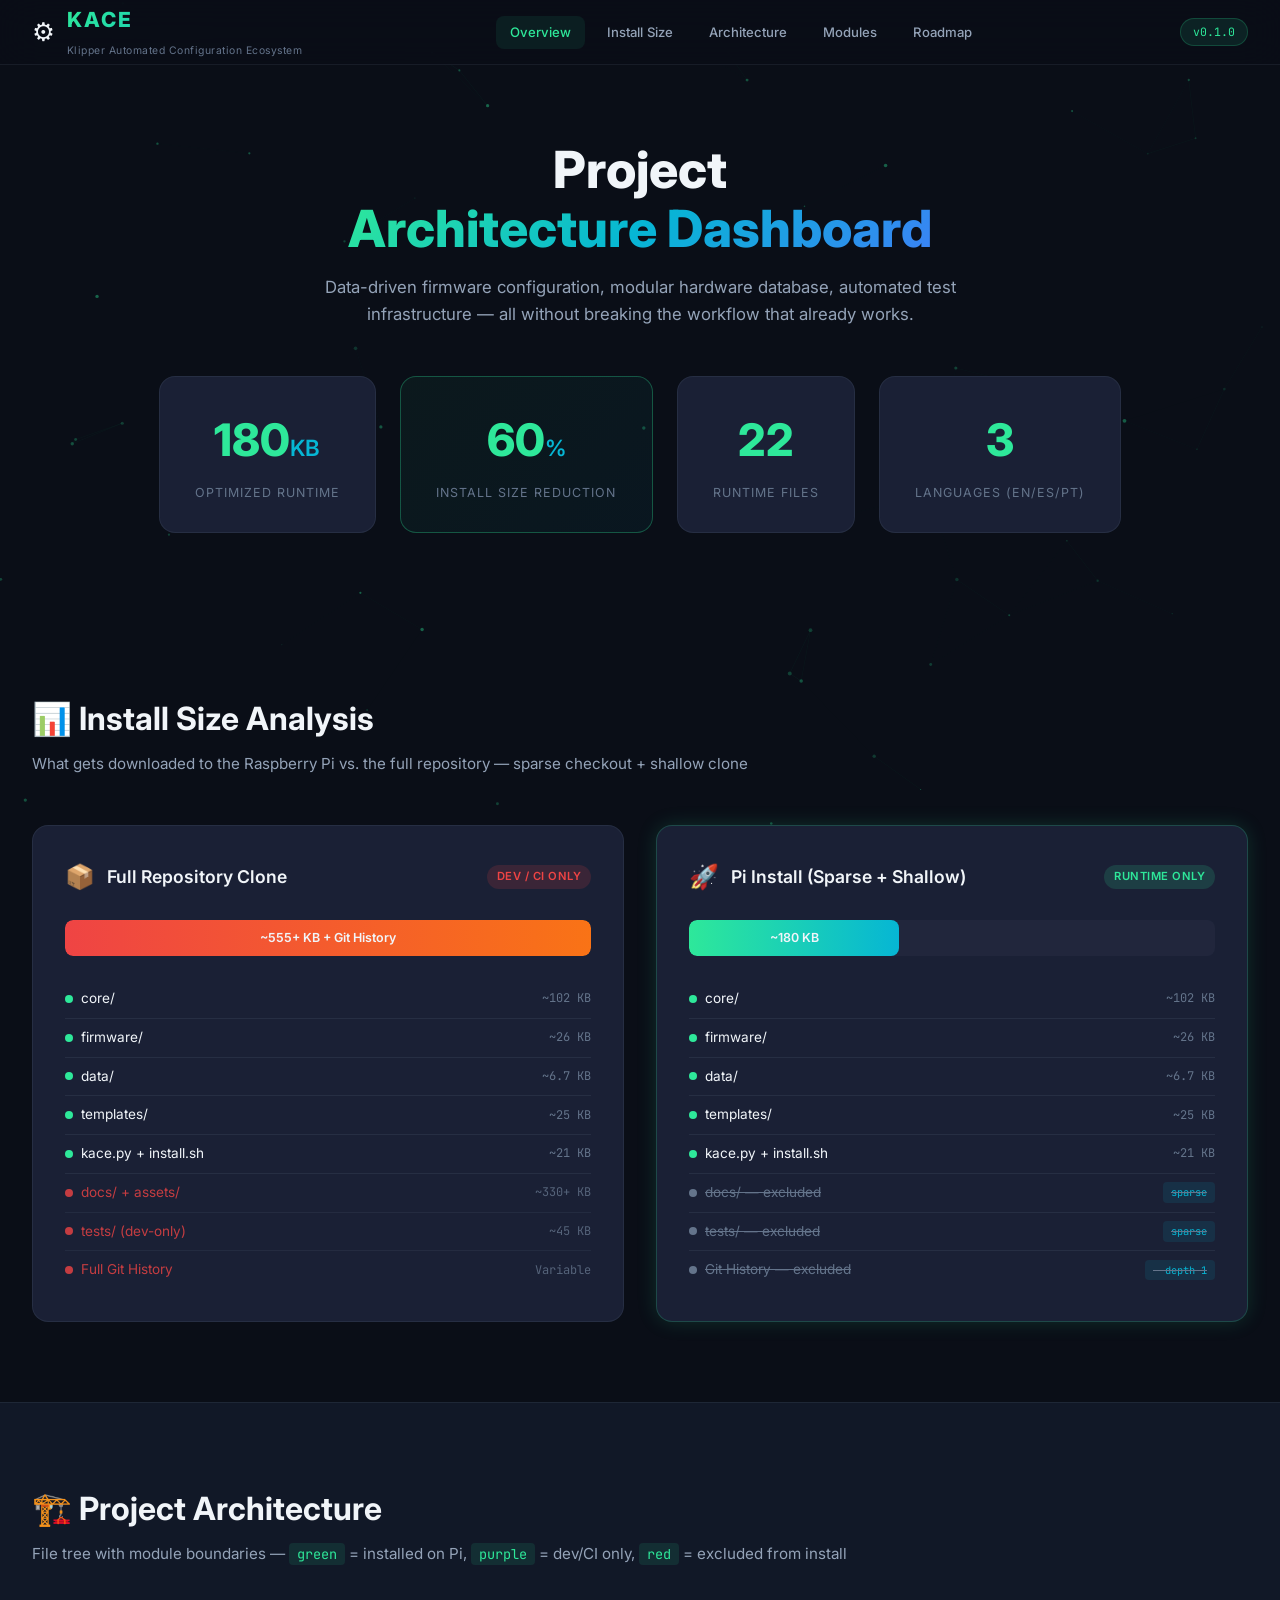
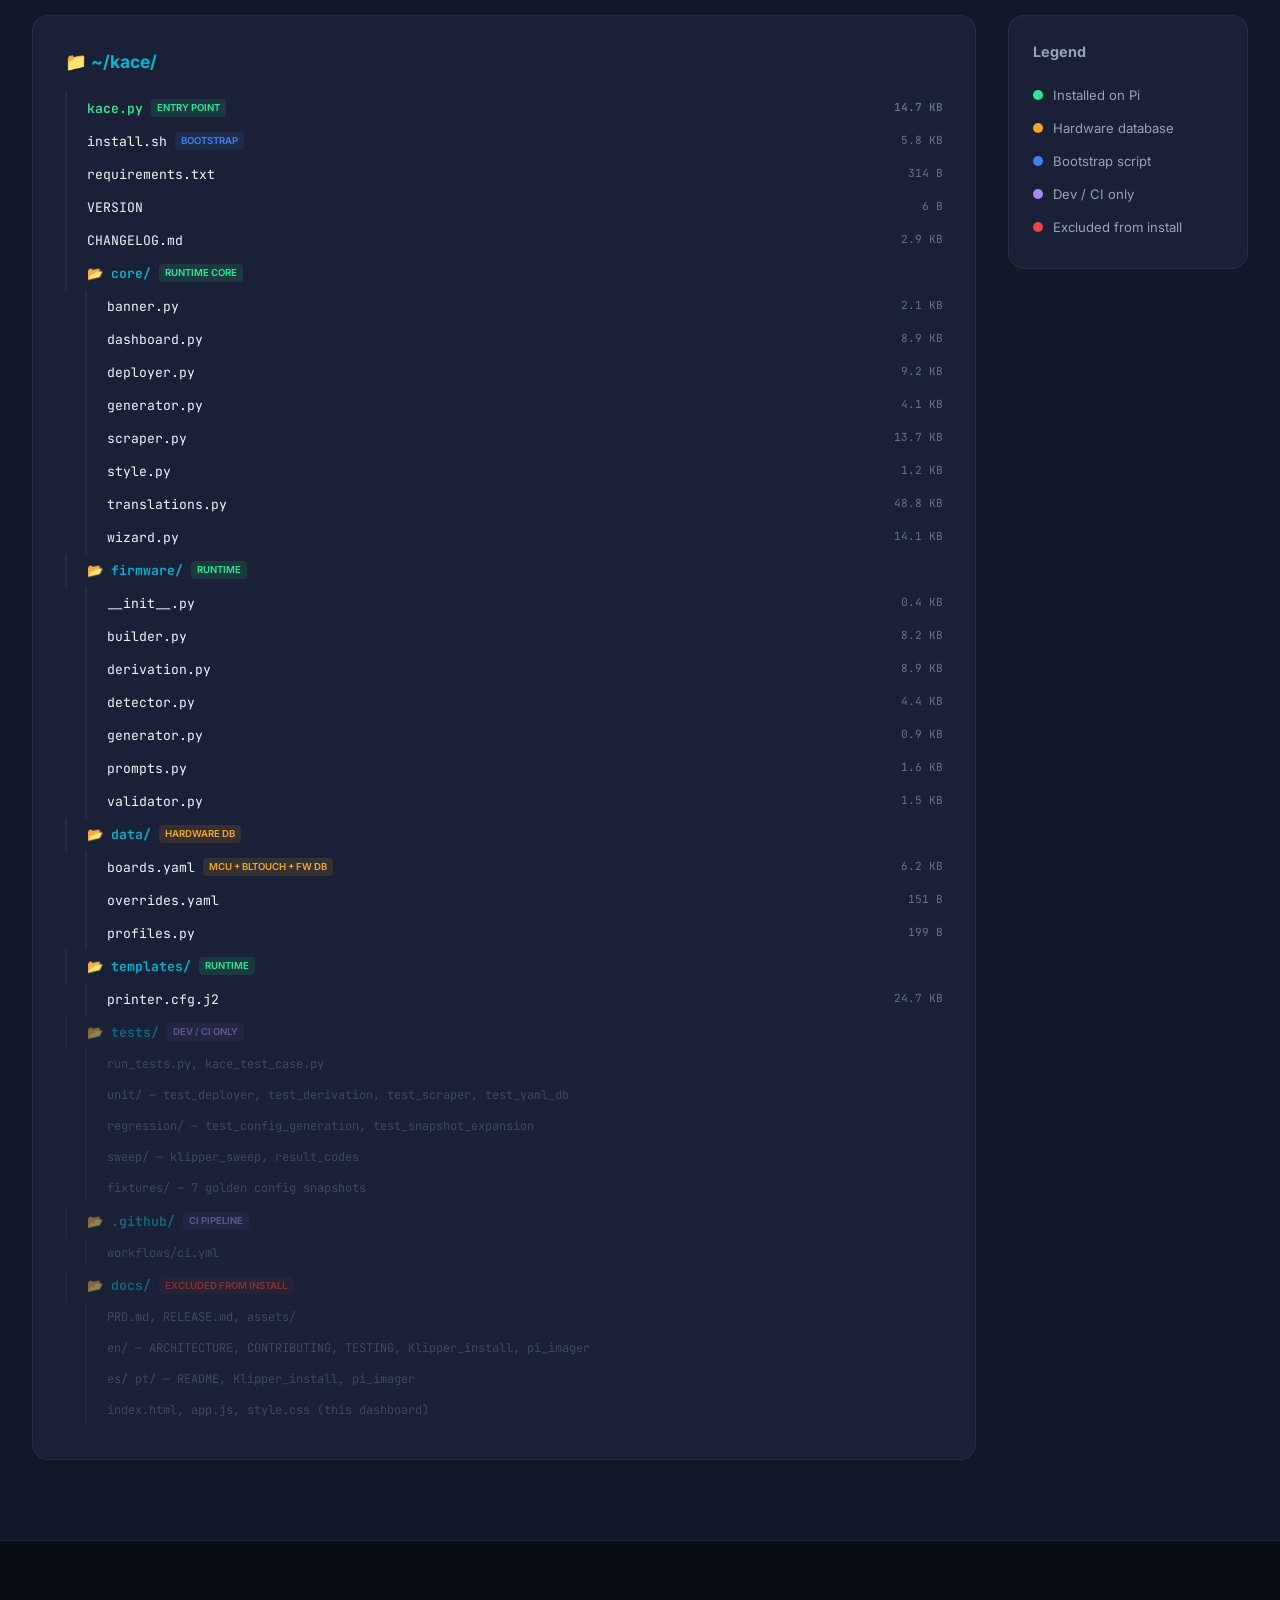
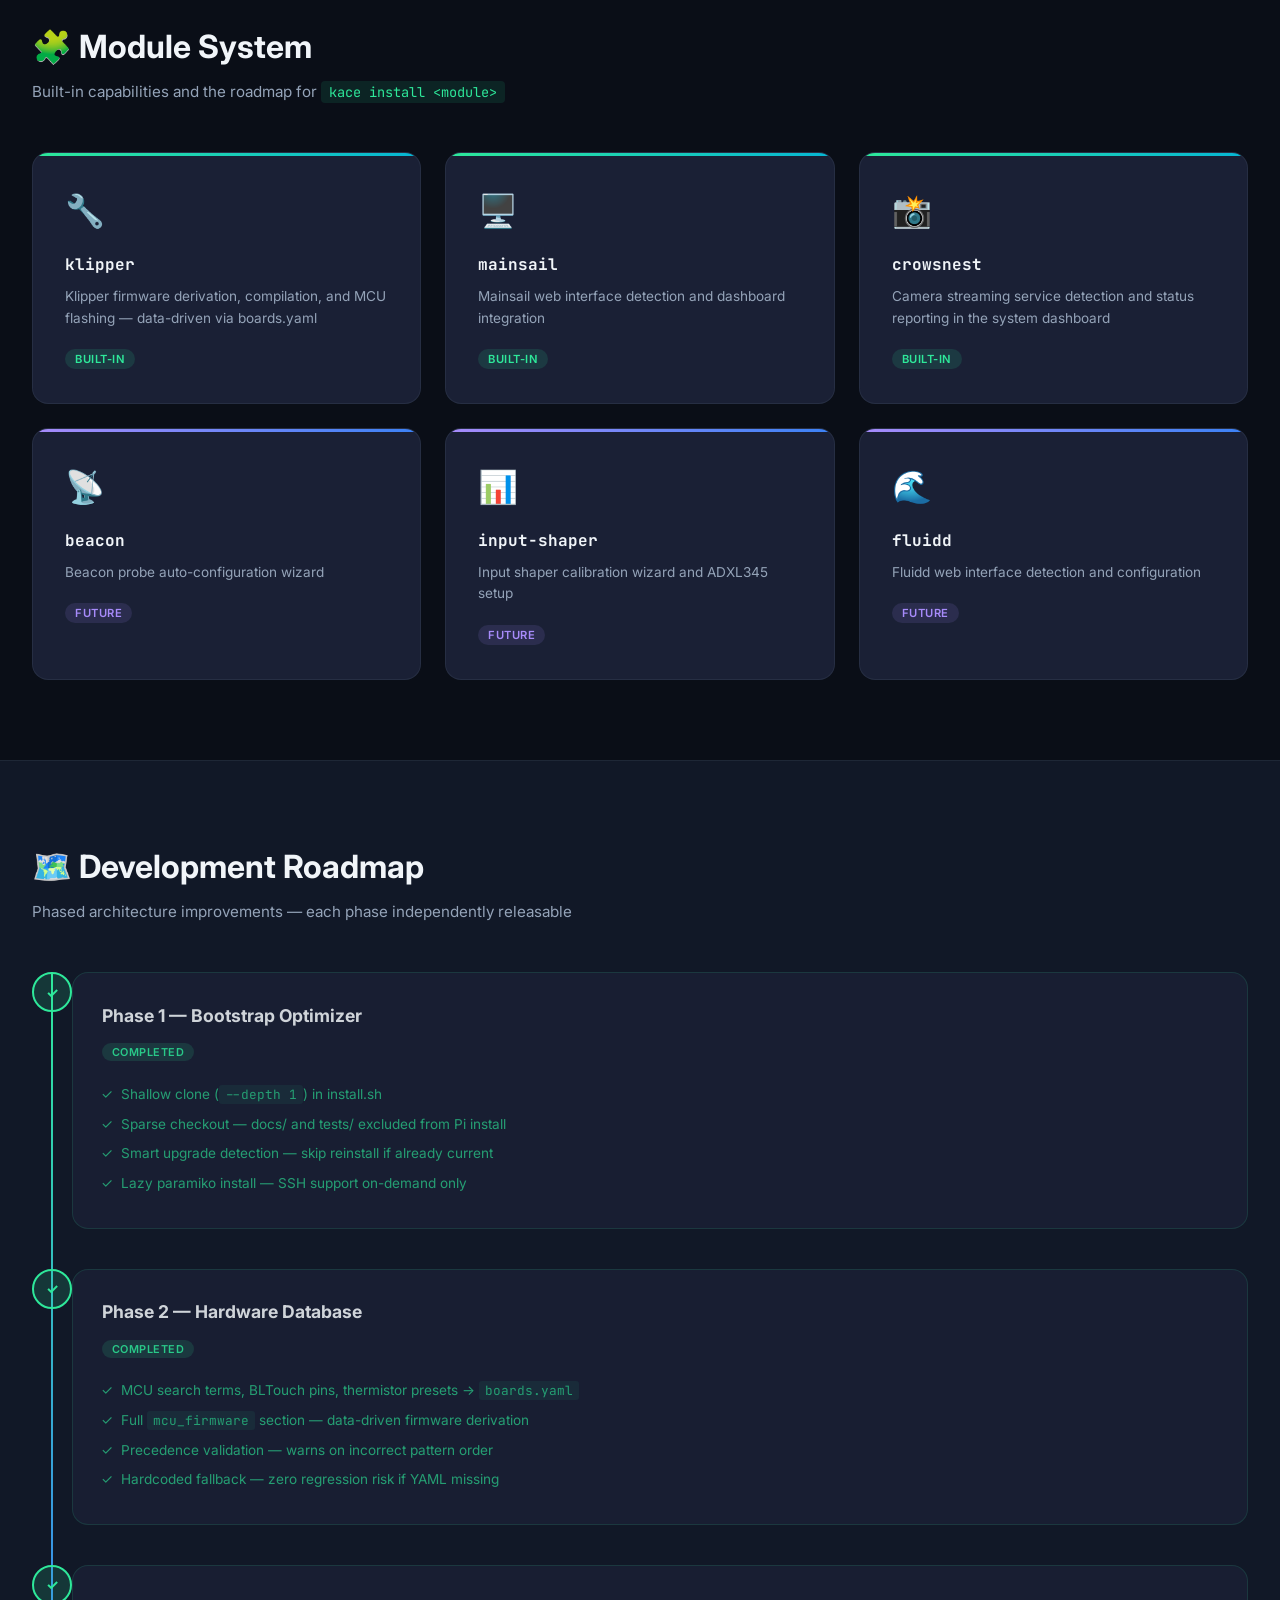
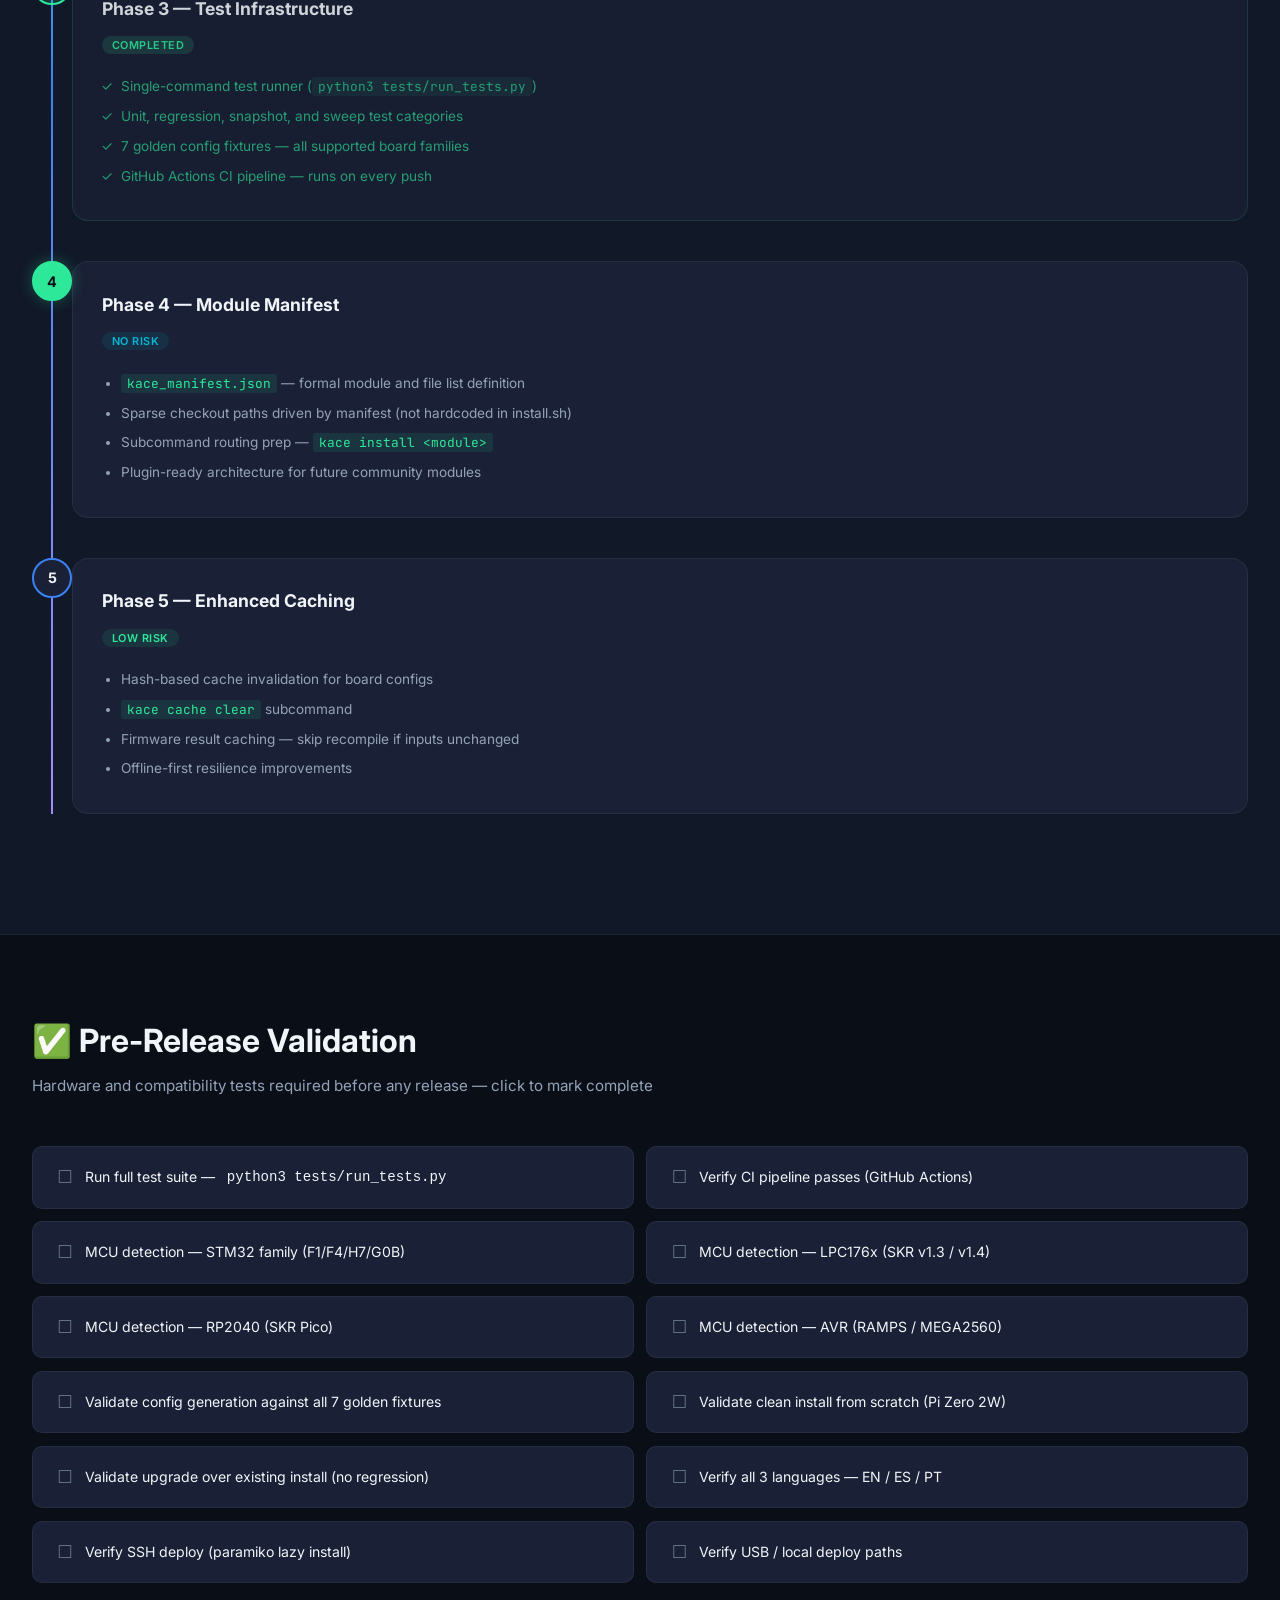
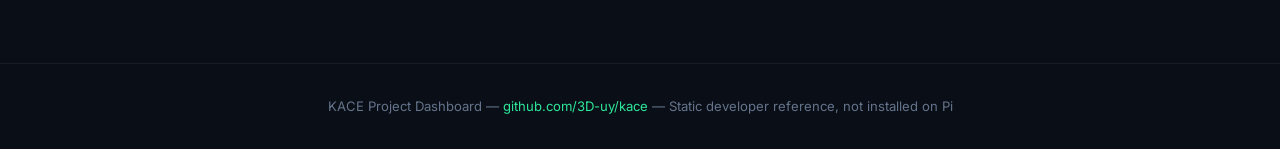
<file: docs/index.html>
<!DOCTYPE html>
<html lang="en">
<head>
    <meta charset="UTF-8">
    <meta name="viewport" content="width=device-width, initial-scale=1.0">
    <title>KACE — Project Dashboard</title>
    <meta name="description" content="KACE v0.1.0 — Klipper Automated Configuration Ecosystem. Architecture overview, module system, roadmap, and contributor reference.">
    <link href="https://fonts.googleapis.com/css2?family=Inter:wght@300;400;500;600;700;800&family=JetBrains+Mono:wght@400;500&display=swap" rel="stylesheet">
    <link rel="stylesheet" href="style.css">
</head>
<body>
    <!-- Animated background particles -->
    <canvas id="particles"></canvas>

    <!-- Header -->
    <header class="header">
        <div class="header-inner">
            <div class="logo">
                <span class="logo-icon">⚙️</span>
                <div>
                    <h1>KACE</h1>
                    <span class="subtitle">Klipper Automated Configuration Ecosystem</span>
                </div>
            </div>
            <nav class="nav">
                <a href="#overview" class="nav-link active">Overview</a>
                <a href="#analysis" class="nav-link">Install Size</a>
                <a href="#architecture" class="nav-link">Architecture</a>
                <a href="#modules" class="nav-link">Modules</a>
                <a href="#roadmap" class="nav-link">Roadmap</a>
            </nav>
            <span class="version-badge">v0.1.0</span>
        </div>
    </header>

    <main>
        <!-- Hero Section -->
        <section id="overview" class="hero">
            <div class="hero-content">
                <h2 class="hero-title">Project<br><span class="gradient-text">Architecture Dashboard</span></h2>
                <p class="hero-desc">Data-driven firmware configuration, modular hardware database, automated test infrastructure — all without breaking the workflow that already works.</p>
                <div class="hero-stats">
                    <div class="stat-card">
                        <span class="stat-number" data-target="180">0</span><span class="stat-unit">KB</span>
                        <span class="stat-label">Optimized Runtime</span>
                    </div>
                    <div class="stat-card highlight">
                        <span class="stat-number" data-target="60">0</span><span class="stat-unit">%</span>
                        <span class="stat-label">Install Size Reduction</span>
                    </div>
                    <div class="stat-card">
                        <span class="stat-number" data-target="22">0</span><span class="stat-unit"></span>
                        <span class="stat-label">Runtime Files</span>
                    </div>
                    <div class="stat-card">
                        <span class="stat-number" data-target="3">0</span><span class="stat-unit"></span>
                        <span class="stat-label">Languages (EN/ES/PT)</span>
                    </div>
                </div>
            </div>
        </section>

        <!-- Download Size Analysis -->
        <section id="analysis" class="section">
            <h2 class="section-title">📊 Install Size Analysis</h2>
            <p class="section-desc">What gets downloaded to the Raspberry Pi vs. the full repository — sparse checkout + shallow clone</p>
            <div class="analysis-grid">
                <div class="analysis-card before">
                    <div class="card-header">
                        <span class="card-icon">📦</span>
                        <h3>Full Repository Clone</h3>
                        <span class="badge danger">Dev / CI only</span>
                    </div>
                    <div class="size-bar-container">
                        <div class="size-bar full" style="--width: 100%">
                            <span>~555+ KB + Git History</span>
                        </div>
                    </div>
                    <ul class="file-list">
                        <li class="included"><span class="dot"></span>core/ <span class="size">~102 KB</span></li>
                        <li class="included"><span class="dot"></span>firmware/ <span class="size">~26 KB</span></li>
                        <li class="included"><span class="dot"></span>data/ <span class="size">~6.7 KB</span></li>
                        <li class="included"><span class="dot"></span>templates/ <span class="size">~25 KB</span></li>
                        <li class="included"><span class="dot"></span>kace.py + install.sh <span class="size">~21 KB</span></li>
                        <li class="wasted"><span class="dot"></span>docs/ + assets/ <span class="size">~330+ KB</span></li>
                        <li class="wasted"><span class="dot"></span>tests/ (dev-only) <span class="size">~45 KB</span></li>
                        <li class="wasted"><span class="dot"></span>Full Git History <span class="size">Variable</span></li>
                    </ul>
                </div>
                <div class="analysis-card after">
                    <div class="card-header">
                        <span class="card-icon">🚀</span>
                        <h3>Pi Install (Sparse + Shallow)</h3>
                        <span class="badge success">Runtime Only</span>
                    </div>
                    <div class="size-bar-container">
                        <div class="size-bar optimized" style="--width: 40%">
                            <span>~180 KB</span>
                        </div>
                    </div>
                    <ul class="file-list">
                        <li class="included"><span class="dot"></span>core/ <span class="size">~102 KB</span></li>
                        <li class="included"><span class="dot"></span>firmware/ <span class="size">~26 KB</span></li>
                        <li class="included"><span class="dot"></span>data/ <span class="size">~6.7 KB</span></li>
                        <li class="included"><span class="dot"></span>templates/ <span class="size">~25 KB</span></li>
                        <li class="included"><span class="dot"></span>kace.py + install.sh <span class="size">~21 KB</span></li>
                        <li class="excluded"><span class="dot"></span>docs/ — excluded <span class="tag">sparse</span></li>
                        <li class="excluded"><span class="dot"></span>tests/ — excluded <span class="tag">sparse</span></li>
                        <li class="excluded"><span class="dot"></span>Git History — excluded <span class="tag">--depth 1</span></li>
                    </ul>
                </div>
            </div>
        </section>

        <!-- Architecture Section -->
        <section id="architecture" class="section dark">
            <h2 class="section-title">🏗️ Project Architecture</h2>
            <p class="section-desc">File tree with module boundaries — <code>green</code> = installed on Pi, <code>purple</code> = dev/CI only, <code>red</code> = excluded from install</p>
            <div class="arch-container">
                <div class="tree-view">
                    <div class="tree-header">📁 ~/kace/</div>
                    <div class="tree-node root">
                        <div class="tree-item file entry">kace.py <span class="tag green">Entry Point</span> <span class="size">14.7 KB</span></div>
                        <div class="tree-item file">install.sh <span class="tag blue">Bootstrap</span> <span class="size">5.8 KB</span></div>
                        <div class="tree-item file">requirements.txt <span class="size">314 B</span></div>
                        <div class="tree-item file">VERSION <span class="size">6 B</span></div>
                        <div class="tree-item file">CHANGELOG.md <span class="size">2.9 KB</span></div>

                        <!-- core/ -->
                        <div class="tree-folder">
                            <div class="tree-item folder">📂 core/ <span class="tag green">Runtime Core</span></div>
                            <div class="tree-children">
                                <div class="tree-item file">banner.py <span class="size">2.1 KB</span></div>
                                <div class="tree-item file">dashboard.py <span class="size">8.9 KB</span></div>
                                <div class="tree-item file">deployer.py <span class="size">9.2 KB</span></div>
                                <div class="tree-item file">generator.py <span class="size">4.1 KB</span></div>
                                <div class="tree-item file">scraper.py <span class="size">13.7 KB</span></div>
                                <div class="tree-item file">style.py <span class="size">1.2 KB</span></div>
                                <div class="tree-item file">translations.py <span class="size">48.8 KB</span></div>
                                <div class="tree-item file">wizard.py <span class="size">14.1 KB</span></div>
                            </div>
                        </div>

                        <!-- firmware/ -->
                        <div class="tree-folder">
                            <div class="tree-item folder">📂 firmware/ <span class="tag green">Runtime</span></div>
                            <div class="tree-children">
                                <div class="tree-item file">__init__.py <span class="size">0.4 KB</span></div>
                                <div class="tree-item file">builder.py <span class="size">8.2 KB</span></div>
                                <div class="tree-item file">derivation.py <span class="size">8.9 KB</span></div>
                                <div class="tree-item file">detector.py <span class="size">4.4 KB</span></div>
                                <div class="tree-item file">generator.py <span class="size">0.9 KB</span></div>
                                <div class="tree-item file">prompts.py <span class="size">1.6 KB</span></div>
                                <div class="tree-item file">validator.py <span class="size">1.5 KB</span></div>
                            </div>
                        </div>

                        <!-- data/ -->
                        <div class="tree-folder">
                            <div class="tree-item folder">📂 data/ <span class="tag yellow">Hardware DB</span></div>
                            <div class="tree-children">
                                <div class="tree-item file">boards.yaml <span class="tag yellow">MCU + BLTouch + FW DB</span> <span class="size">6.2 KB</span></div>
                                <div class="tree-item file">overrides.yaml <span class="size">151 B</span></div>
                                <div class="tree-item file">profiles.py <span class="size">199 B</span></div>
                            </div>
                        </div>

                        <!-- templates/ -->
                        <div class="tree-folder">
                            <div class="tree-item folder">📂 templates/ <span class="tag green">Runtime</span></div>
                            <div class="tree-children">
                                <div class="tree-item file">printer.cfg.j2 <span class="size">24.7 KB</span></div>
                            </div>
                        </div>

                        <!-- tests/ — dev only -->
                        <div class="tree-folder excluded-tree">
                            <div class="tree-item folder">📂 tests/ <span class="tag purple">Dev / CI Only</span></div>
                            <div class="tree-children">
                                <div class="tree-item file dim">run_tests.py, kace_test_case.py</div>
                                <div class="tree-item file dim">unit/ — test_deployer, test_derivation, test_scraper, test_yaml_db</div>
                                <div class="tree-item file dim">regression/ — test_config_generation, test_snapshot_expansion</div>
                                <div class="tree-item file dim">sweep/ — klipper_sweep, result_codes</div>
                                <div class="tree-item file dim">fixtures/ — 7 golden config snapshots</div>
                            </div>
                        </div>

                        <!-- .github/ — dev only -->
                        <div class="tree-folder excluded-tree">
                            <div class="tree-item folder">📂 .github/ <span class="tag purple">CI Pipeline</span></div>
                            <div class="tree-children">
                                <div class="tree-item file dim">workflows/ci.yml</div>
                            </div>
                        </div>

                        <!-- docs/ — excluded from install -->
                        <div class="tree-folder excluded-tree">
                            <div class="tree-item folder">📂 docs/ <span class="tag red">Excluded from Install</span></div>
                            <div class="tree-children">
                                <div class="tree-item file dim">PRD.md, RELEASE.md, assets/</div>
                                <div class="tree-item file dim">en/ — ARCHITECTURE, CONTRIBUTING, TESTING, Klipper_install, pi_imager</div>
                                <div class="tree-item file dim">es/ pt/ — README, Klipper_install, pi_imager</div>
                                <div class="tree-item file dim">index.html, app.js, style.css (this dashboard)</div>
                            </div>
                        </div>
                    </div>
                </div>
                <div class="arch-legend">
                    <h4>Legend</h4>
                    <div class="legend-item"><span class="legend-dot green"></span> Installed on Pi</div>
                    <div class="legend-item"><span class="legend-dot yellow"></span> Hardware database</div>
                    <div class="legend-item"><span class="legend-dot blue"></span> Bootstrap script</div>
                    <div class="legend-item"><span class="legend-dot purple"></span> Dev / CI only</div>
                    <div class="legend-item"><span class="legend-dot red"></span> Excluded from install</div>
                </div>
            </div>
        </section>

        <!-- Modules Section -->
        <section id="modules" class="section">
            <h2 class="section-title">🧩 Module System</h2>
            <p class="section-desc">Built-in capabilities and the roadmap for <code>kace install &lt;module&gt;</code></p>
            <div class="modules-grid">
                <div class="module-card active-module">
                    <div class="module-icon">🔧</div>
                    <h3>klipper</h3>
                    <p>Klipper firmware derivation, compilation, and MCU flashing — data-driven via boards.yaml</p>
                    <span class="module-status installed">Built-in</span>
                </div>
                <div class="module-card active-module">
                    <div class="module-icon">🖥️</div>
                    <h3>mainsail</h3>
                    <p>Mainsail web interface detection and dashboard integration</p>
                    <span class="module-status installed">Built-in</span>
                </div>
                <div class="module-card active-module">
                    <div class="module-icon">📸</div>
                    <h3>crowsnest</h3>
                    <p>Camera streaming service detection and status reporting in the system dashboard</p>
                    <span class="module-status installed">Built-in</span>
                </div>
                <div class="module-card future-module">
                    <div class="module-icon">📡</div>
                    <h3>beacon</h3>
                    <p>Beacon probe auto-configuration wizard</p>
                    <span class="module-status planned">Future</span>
                </div>
                <div class="module-card future-module">
                    <div class="module-icon">📊</div>
                    <h3>input-shaper</h3>
                    <p>Input shaper calibration wizard and ADXL345 setup</p>
                    <span class="module-status planned">Future</span>
                </div>
                <div class="module-card future-module">
                    <div class="module-icon">🌊</div>
                    <h3>fluidd</h3>
                    <p>Fluidd web interface detection and configuration</p>
                    <span class="module-status planned">Future</span>
                </div>
            </div>
        </section>

        <!-- Roadmap Section -->
        <section id="roadmap" class="section dark">
            <h2 class="section-title">🗺️ Development Roadmap</h2>
            <p class="section-desc">Phased architecture improvements — each phase independently releasable</p>
            <div class="roadmap">

                <!-- Phase 1 — DONE -->
                <div class="roadmap-phase">
                    <div class="phase-marker done-phase">✓</div>
                    <div class="phase-content done">
                        <h3>Phase 1 — Bootstrap Optimizer</h3>
                        <span class="phase-risk done">Completed</span>
                        <ul>
                            <li class="done-item">Shallow clone (<code>--depth 1</code>) in install.sh</li>
                            <li class="done-item">Sparse checkout — docs/ and tests/ excluded from Pi install</li>
                            <li class="done-item">Smart upgrade detection — skip reinstall if already current</li>
                            <li class="done-item">Lazy paramiko install — SSH support on-demand only</li>
                        </ul>
                    </div>
                </div>

                <!-- Phase 2 — DONE -->
                <div class="roadmap-phase">
                    <div class="phase-marker done-phase">✓</div>
                    <div class="phase-content done">
                        <h3>Phase 2 — Hardware Database</h3>
                        <span class="phase-risk done">Completed</span>
                        <ul>
                            <li class="done-item">MCU search terms, BLTouch pins, thermistor presets → <code>boards.yaml</code></li>
                            <li class="done-item">Full <code>mcu_firmware</code> section — data-driven firmware derivation</li>
                            <li class="done-item">Precedence validation — warns on incorrect pattern order</li>
                            <li class="done-item">Hardcoded fallback — zero regression risk if YAML missing</li>
                        </ul>
                    </div>
                </div>

                <!-- Phase 3 — DONE -->
                <div class="roadmap-phase">
                    <div class="phase-marker done-phase">✓</div>
                    <div class="phase-content done">
                        <h3>Phase 3 — Test Infrastructure</h3>
                        <span class="phase-risk done">Completed</span>
                        <ul>
                            <li class="done-item">Single-command test runner (<code>python3 tests/run_tests.py</code>)</li>
                            <li class="done-item">Unit, regression, snapshot, and sweep test categories</li>
                            <li class="done-item">7 golden config fixtures — all supported board families</li>
                            <li class="done-item">GitHub Actions CI pipeline — runs on every push</li>
                        </ul>
                    </div>
                </div>

                <!-- Phase 4 — Next -->
                <div class="roadmap-phase">
                    <div class="phase-marker active-phase">4</div>
                    <div class="phase-content">
                        <h3>Phase 4 — Module Manifest</h3>
                        <span class="phase-risk none">No Risk</span>
                        <ul>
                            <li><code>kace_manifest.json</code> — formal module and file list definition</li>
                            <li>Sparse checkout paths driven by manifest (not hardcoded in install.sh)</li>
                            <li>Subcommand routing prep — <code>kace install &lt;module&gt;</code></li>
                            <li>Plugin-ready architecture for future community modules</li>
                        </ul>
                    </div>
                </div>

                <!-- Phase 5 — Future -->
                <div class="roadmap-phase">
                    <div class="phase-marker">5</div>
                    <div class="phase-content">
                        <h3>Phase 5 — Enhanced Caching</h3>
                        <span class="phase-risk low">Low Risk</span>
                        <ul>
                            <li>Hash-based cache invalidation for board configs</li>
                            <li><code>kace cache clear</code> subcommand</li>
                            <li>Firmware result caching — skip recompile if inputs unchanged</li>
                            <li>Offline-first resilience improvements</li>
                        </ul>
                    </div>
                </div>
            </div>
        </section>

        <!-- Validation / Pre-release Checklist -->
        <section class="section">
            <h2 class="section-title">✅ Pre-Release Validation</h2>
            <p class="section-desc">Hardware and compatibility tests required before any release — click to mark complete</p>
            <div class="validation-grid">
                <div class="check-item"><span class="check">☐</span> Run full test suite — <code>python3 tests/run_tests.py</code></div>
                <div class="check-item"><span class="check">☐</span> Verify CI pipeline passes (GitHub Actions)</div>
                <div class="check-item"><span class="check">☐</span> MCU detection — STM32 family (F1/F4/H7/G0B)</div>
                <div class="check-item"><span class="check">☐</span> MCU detection — LPC176x (SKR v1.3 / v1.4)</div>
                <div class="check-item"><span class="check">☐</span> MCU detection — RP2040 (SKR Pico)</div>
                <div class="check-item"><span class="check">☐</span> MCU detection — AVR (RAMPS / MEGA2560)</div>
                <div class="check-item"><span class="check">☐</span> Validate config generation against all 7 golden fixtures</div>
                <div class="check-item"><span class="check">☐</span> Validate clean install from scratch (Pi Zero 2W)</div>
                <div class="check-item"><span class="check">☐</span> Validate upgrade over existing install (no regression)</div>
                <div class="check-item"><span class="check">☐</span> Verify all 3 languages — EN / ES / PT</div>
                <div class="check-item"><span class="check">☐</span> Verify SSH deploy (paramiko lazy install)</div>
                <div class="check-item"><span class="check">☐</span> Verify USB / local deploy paths</div>
            </div>
        </section>
    </main>

    <footer class="footer">
        <p>KACE Project Dashboard — <a href="https://github.com/3D-uy/kace" target="_blank">github.com/3D-uy/kace</a> — Static developer reference, not installed on Pi</p>
    </footer>

    <script src="app.js"></script>
</body>
</html>
</file>
<file: docs/style.css>
/* ── KACE Dashboard — Design System ── */
:root {
    --bg-primary: #0a0e17;
    --bg-secondary: #111827;
    --bg-card: #1a2035;
    --bg-card-hover: #1f2847;
    --bg-glass: rgba(26, 32, 53, 0.7);

    --accent-green: #2ee89a;
    --accent-blue: #3b82f6;
    --accent-cyan: #06b6d4;
    --accent-amber: #f5a623;
    --accent-red: #ef4444;
    --accent-purple: #a78bfa;
    --accent-orange: #f97316;

    --text-primary: #f1f5f9;
    --text-secondary: #94a3b8;
    --text-muted: #64748b;

    --border: rgba(148, 163, 184, 0.1);
    --glow-green: 0 0 20px rgba(46, 232, 154, 0.15);
    --glow-blue: 0 0 20px rgba(59, 130, 246, 0.15);

    --radius: 16px;
    --radius-sm: 10px;
    --font: 'Inter', system-ui, sans-serif;
    --mono: 'JetBrains Mono', monospace;
}

*, *::before, *::after { box-sizing: border-box; margin: 0; padding: 0; }

html { scroll-behavior: smooth; }

body {
    font-family: var(--font);
    background: var(--bg-primary);
    color: var(--text-primary);
    line-height: 1.6;
    overflow-x: hidden;
}

#particles {
    position: fixed;
    top: 0; left: 0;
    width: 100%; height: 100%;
    z-index: 0;
    pointer-events: none;
}

/* ── Header ── */
.header {
    position: fixed;
    top: 0; left: 0; right: 0;
    z-index: 100;
    background: rgba(10, 14, 23, 0.85);
    backdrop-filter: blur(20px);
    border-bottom: 1px solid var(--border);
}

.header-inner {
    max-width: 1280px;
    margin: 0 auto;
    padding: 0 2rem;
    height: 64px;
    display: flex;
    align-items: center;
    justify-content: space-between;
}

.logo {
    display: flex;
    align-items: center;
    gap: 12px;
}

.logo-icon { font-size: 1.6rem; }

.logo h1 {
    font-size: 1.3rem;
    font-weight: 800;
    background: linear-gradient(135deg, var(--accent-green), var(--accent-cyan));
    -webkit-background-clip: text;
    -webkit-text-fill-color: transparent;
    letter-spacing: 2px;
}

.logo .subtitle {
    font-size: 0.65rem;
    color: var(--text-muted);
    letter-spacing: 0.5px;
}

.nav { display: flex; gap: 0.5rem; }

.nav-link {
    color: var(--text-secondary);
    text-decoration: none;
    font-size: 0.82rem;
    font-weight: 500;
    padding: 6px 14px;
    border-radius: 8px;
    transition: all 0.25s;
}

.nav-link:hover, .nav-link.active {
    color: var(--accent-green);
    background: rgba(46, 232, 154, 0.08);
}

.version-badge {
    font-family: var(--mono);
    font-size: 0.72rem;
    padding: 4px 12px;
    border-radius: 20px;
    background: rgba(46, 232, 154, 0.1);
    color: var(--accent-green);
    border: 1px solid rgba(46, 232, 154, 0.2);
}

/* ── Hero ── */
.hero {
    padding: 140px 2rem 80px;
    text-align: center;
    position: relative;
    z-index: 1;
}

.hero-title {
    font-size: 3.2rem;
    font-weight: 800;
    line-height: 1.15;
    margin-bottom: 1rem;
}

.gradient-text {
    background: linear-gradient(135deg, var(--accent-green), var(--accent-cyan), var(--accent-blue));
    -webkit-background-clip: text;
    -webkit-text-fill-color: transparent;
}

.hero-desc {
    color: var(--text-secondary);
    font-size: 1.05rem;
    max-width: 640px;
    margin: 0 auto 3rem;
}

.hero-stats {
    display: flex;
    justify-content: center;
    gap: 1.5rem;
    flex-wrap: wrap;
}

.stat-card {
    background: var(--bg-card);
    border: 1px solid var(--border);
    border-radius: var(--radius);
    padding: 1.8rem 2.2rem;
    min-width: 160px;
    transition: all 0.3s;
}

.stat-card:hover {
    transform: translateY(-4px);
    box-shadow: var(--glow-green);
    border-color: rgba(46, 232, 154, 0.2);
}

.stat-card.highlight {
    border-color: rgba(46, 232, 154, 0.3);
    background: linear-gradient(135deg, rgba(46, 232, 154, 0.05), rgba(6, 182, 212, 0.05));
}

.stat-number {
    font-size: 2.8rem;
    font-weight: 800;
    color: var(--accent-green);
    display: inline;
}

.stat-unit {
    font-size: 1.4rem;
    font-weight: 600;
    color: var(--accent-cyan);
}

.stat-label {
    display: block;
    margin-top: 0.4rem;
    font-size: 0.78rem;
    color: var(--text-muted);
    text-transform: uppercase;
    letter-spacing: 1px;
}

/* ── Sections ── */
.section {
    padding: 5rem 2rem;
    max-width: 1280px;
    margin: 0 auto;
    position: relative;
    z-index: 1;
}

.section.dark {
    max-width: none;
    background: var(--bg-secondary);
    border-top: 1px solid var(--border);
    border-bottom: 1px solid var(--border);
}

.section.dark > * { max-width: 1280px; margin-left: auto; margin-right: auto; }

.section-title {
    font-size: 2rem;
    font-weight: 700;
    margin-bottom: 0.5rem;
}

.section-desc {
    color: var(--text-secondary);
    margin-bottom: 3rem;
    font-size: 0.95rem;
}

.section-desc code {
    font-family: var(--mono);
    background: rgba(46, 232, 154, 0.1);
    color: var(--accent-green);
    padding: 2px 8px;
    border-radius: 4px;
    font-size: 0.85rem;
}

/* ── Analysis Cards ── */
.analysis-grid {
    display: grid;
    grid-template-columns: 1fr 1fr;
    gap: 2rem;
}

.analysis-card {
    background: var(--bg-card);
    border: 1px solid var(--border);
    border-radius: var(--radius);
    padding: 2rem;
    transition: all 0.3s;
}

.analysis-card:hover { border-color: rgba(148, 163, 184, 0.2); }

.analysis-card.after {
    border-color: rgba(46, 232, 154, 0.2);
    box-shadow: var(--glow-green);
}

.card-header {
    display: flex;
    align-items: center;
    gap: 12px;
    margin-bottom: 1.5rem;
}

.card-icon { font-size: 1.5rem; }
.card-header h3 { font-size: 1.1rem; font-weight: 600; flex: 1; }

.badge {
    font-size: 0.7rem;
    font-weight: 600;
    padding: 3px 10px;
    border-radius: 20px;
    text-transform: uppercase;
    letter-spacing: 0.5px;
}

.badge.danger { background: rgba(239, 68, 68, 0.15); color: var(--accent-red); }
.badge.success { background: rgba(46, 232, 154, 0.15); color: var(--accent-green); }

.size-bar-container {
    margin-bottom: 1.5rem;
    background: rgba(148, 163, 184, 0.05);
    border-radius: 8px;
    overflow: hidden;
    height: 36px;
}

.size-bar {
    height: 100%;
    display: flex;
    align-items: center;
    justify-content: center;
    font-size: 0.78rem;
    font-weight: 600;
    border-radius: 8px;
    width: 0;
    animation: growBar 1.5s ease-out forwards;
    animation-delay: 0.5s;
}

.size-bar.full { background: linear-gradient(90deg, var(--accent-red), var(--accent-orange)); }
.size-bar.optimized { background: linear-gradient(90deg, var(--accent-green), var(--accent-cyan)); }

@keyframes growBar { to { width: var(--width); } }

.file-list { list-style: none; }

.file-list li {
    display: flex;
    align-items: center;
    gap: 8px;
    padding: 8px 0;
    font-size: 0.85rem;
    border-bottom: 1px solid var(--border);
}

.file-list li:last-child { border-bottom: none; }

.dot {
    width: 8px;
    height: 8px;
    border-radius: 50%;
    flex-shrink: 0;
}

.included .dot { background: var(--accent-green); }
.wasted .dot { background: var(--accent-red); }
.excluded .dot { background: var(--text-muted); }

.wasted { color: var(--accent-red); opacity: 0.8; }
.excluded { color: var(--text-muted); text-decoration: line-through; }

.file-list .size {
    margin-left: auto;
    font-family: var(--mono);
    font-size: 0.75rem;
    color: var(--text-muted);
}

.file-list .tag {
    margin-left: auto;
    font-family: var(--mono);
    font-size: 0.65rem;
    background: rgba(6, 182, 212, 0.1);
    color: var(--accent-cyan);
    padding: 2px 8px;
    border-radius: 4px;
}

/* ── Architecture Tree ── */
.arch-container {
    display: grid;
    grid-template-columns: 1fr 240px;
    gap: 2rem;
}

.tree-view {
    background: var(--bg-card);
    border: 1px solid var(--border);
    border-radius: var(--radius);
    padding: 2rem;
    font-family: var(--mono);
    font-size: 0.82rem;
}

.tree-header {
    font-family: var(--font);
    font-size: 1.1rem;
    font-weight: 700;
    margin-bottom: 1rem;
    color: var(--accent-cyan);
}

.tree-item {
    padding: 6px 0 6px 20px;
    border-left: 2px solid var(--border);
    display: flex;
    align-items: center;
    gap: 8px;
    flex-wrap: wrap;
}

.tree-item.entry { color: var(--accent-green); font-weight: 600; }
.tree-item.folder { font-weight: 600; color: var(--accent-cyan); }

.tree-children { padding-left: 20px; }

.tree-item .tag {
    font-size: 0.6rem;
    padding: 1px 6px;
    border-radius: 4px;
    font-family: var(--font);
    font-weight: 600;
    text-transform: uppercase;
}

.tag.green { background: rgba(46, 232, 154, 0.12); color: var(--accent-green); }
.tag.blue { background: rgba(59, 130, 246, 0.12); color: var(--accent-blue); }
.tag.yellow { background: rgba(245, 166, 35, 0.12); color: var(--accent-amber); }
.tag.orange { background: rgba(249, 115, 22, 0.15); color: var(--accent-orange); }
.tag.red { background: rgba(239, 68, 68, 0.12); color: var(--accent-red); }
.tag.purple { background: rgba(167, 139, 250, 0.12); color: var(--accent-purple); }

.tree-item .size {
    font-size: 0.7rem;
    color: var(--text-muted);
    margin-left: auto;
}

.tree-item.new { color: var(--accent-orange); }
.excluded-tree { opacity: 0.5; }
.tree-item.dim { color: var(--text-muted); font-size: 0.75rem; }

.arch-legend {
    background: var(--bg-card);
    border: 1px solid var(--border);
    border-radius: var(--radius);
    padding: 1.5rem;
    align-self: start;
}

.arch-legend h4 {
    margin-bottom: 1rem;
    color: var(--text-secondary);
    font-size: 0.9rem;
}

.legend-item {
    display: flex;
    align-items: center;
    gap: 10px;
    padding: 6px 0;
    font-size: 0.82rem;
    color: var(--text-secondary);
}

.legend-dot {
    width: 10px;
    height: 10px;
    border-radius: 50%;
}

.legend-dot.green { background: var(--accent-green); }
.legend-dot.yellow { background: var(--accent-amber); }
.legend-dot.blue { background: var(--accent-blue); }
.legend-dot.orange { background: var(--accent-orange); }
.legend-dot.red { background: var(--accent-red); }
.legend-dot.purple { background: var(--accent-purple); }

/* ── Modules Grid ── */
.modules-grid {
    display: grid;
    grid-template-columns: repeat(3, 1fr);
    gap: 1.5rem;
}

.module-card {
    background: var(--bg-card);
    border: 1px solid var(--border);
    border-radius: var(--radius);
    padding: 2rem;
    transition: all 0.3s;
    position: relative;
    overflow: hidden;
}

.module-card::before {
    content: '';
    position: absolute;
    top: 0; left: 0; right: 0;
    height: 3px;
}

.active-module::before {
    background: linear-gradient(90deg, var(--accent-green), var(--accent-cyan));
}

.future-module::before {
    background: linear-gradient(90deg, var(--accent-purple), var(--accent-blue));
}

.module-card:hover {
    transform: translateY(-3px);
    border-color: rgba(148, 163, 184, 0.2);
}

.module-icon {
    font-size: 2rem;
    margin-bottom: 1rem;
}

.module-card h3 {
    font-family: var(--mono);
    font-size: 1rem;
    margin-bottom: 0.5rem;
}

.module-card p {
    color: var(--text-secondary);
    font-size: 0.85rem;
    margin-bottom: 1rem;
}

.module-status {
    font-size: 0.7rem;
    font-weight: 600;
    padding: 3px 10px;
    border-radius: 20px;
    text-transform: uppercase;
    letter-spacing: 0.5px;
}

.module-status.installed {
    background: rgba(46, 232, 154, 0.12);
    color: var(--accent-green);
}

.module-status.planned {
    background: rgba(167, 139, 250, 0.12);
    color: var(--accent-purple);
}

/* ── Roadmap ── */
.roadmap { position: relative; padding-left: 40px; }

.roadmap::before {
    content: '';
    position: absolute;
    left: 19px; top: 0; bottom: 0;
    width: 2px;
    background: linear-gradient(to bottom, var(--accent-green), var(--accent-blue), var(--accent-purple));
}

.roadmap-phase {
    display: flex;
    gap: 2rem;
    margin-bottom: 2.5rem;
    position: relative;
}

.phase-marker {
    width: 40px;
    height: 40px;
    border-radius: 50%;
    background: var(--bg-card);
    border: 2px solid var(--accent-blue);
    display: flex;
    align-items: center;
    justify-content: center;
    font-weight: 700;
    font-size: 0.9rem;
    flex-shrink: 0;
    position: absolute;
    left: -40px;
    z-index: 2;
}

.phase-marker.active-phase {
    background: var(--accent-green);
    border-color: var(--accent-green);
    color: var(--bg-primary);
    box-shadow: 0 0 15px rgba(46, 232, 154, 0.3);
}

.phase-marker.done-phase {
    background: rgba(46, 232, 154, 0.15);
    border-color: var(--accent-green);
    color: var(--accent-green);
}

.phase-content {
    background: var(--bg-card);
    border: 1px solid var(--border);
    border-radius: var(--radius);
    padding: 1.8rem;
    flex: 1;
}

.phase-content.done {
    border-color: rgba(46, 232, 154, 0.15);
    opacity: 0.85;
}

.phase-content h3 { font-size: 1.1rem; margin-bottom: 0.5rem; }

.phase-risk {
    font-size: 0.68rem;
    font-weight: 600;
    padding: 2px 10px;
    border-radius: 20px;
    text-transform: uppercase;
    letter-spacing: 0.5px;
}

.phase-risk.low { background: rgba(46, 232, 154, 0.1); color: var(--accent-green); }
.phase-risk.none { background: rgba(6, 182, 212, 0.1); color: var(--accent-cyan); }
.phase-risk.done { background: rgba(46, 232, 154, 0.15); color: var(--accent-green); }

.phase-content ul {
    margin-top: 1rem;
    padding-left: 1.2rem;
}

.phase-content li {
    color: var(--text-secondary);
    font-size: 0.85rem;
    padding: 4px 0;
}

.phase-content li.done-item {
    color: var(--accent-green);
    opacity: 0.75;
}

.phase-content li.done-item::marker { content: '✓  '; }

.phase-content code {
    font-family: var(--mono);
    background: rgba(46, 232, 154, 0.1);
    color: var(--accent-green);
    padding: 1px 6px;
    border-radius: 3px;
    font-size: 0.8rem;
}

/* ── Validation ── */
.validation-grid {
    display: grid;
    grid-template-columns: 1fr 1fr;
    gap: 0.8rem;
}

.check-item {
    background: var(--bg-card);
    border: 1px solid var(--border);
    border-radius: var(--radius-sm);
    padding: 1rem 1.5rem;
    font-size: 0.88rem;
    display: flex;
    align-items: center;
    gap: 12px;
    transition: all 0.2s;
    cursor: pointer;
}

.check-item:hover {
    border-color: rgba(46, 232, 154, 0.3);
    background: var(--bg-card-hover);
}

.check-item .check {
    font-size: 1.1rem;
    color: var(--text-muted);
}

.check-item.checked .check { color: var(--accent-green); }

/* ── Footer ── */
.footer {
    text-align: center;
    padding: 2rem;
    color: var(--text-muted);
    font-size: 0.82rem;
    border-top: 1px solid var(--border);
    position: relative;
    z-index: 1;
}

.footer a {
    color: var(--accent-green);
    text-decoration: none;
}

/* ── Responsive ── */
@media (max-width: 900px) {
    .nav { display: none; }
    .analysis-grid, .modules-grid, .arch-container, .validation-grid { grid-template-columns: 1fr; }
    .hero-title { font-size: 2.2rem; }
    .hero-stats { gap: 1rem; }
    .stat-card { min-width: 130px; padding: 1.2rem; }
}

/* ── Animations ── */
@keyframes fadeInUp {
    from { opacity: 0; transform: translateY(30px); }
    to { opacity: 1; transform: translateY(0); }
}

.section { animation: fadeInUp 0.6s ease-out; }
</file>
